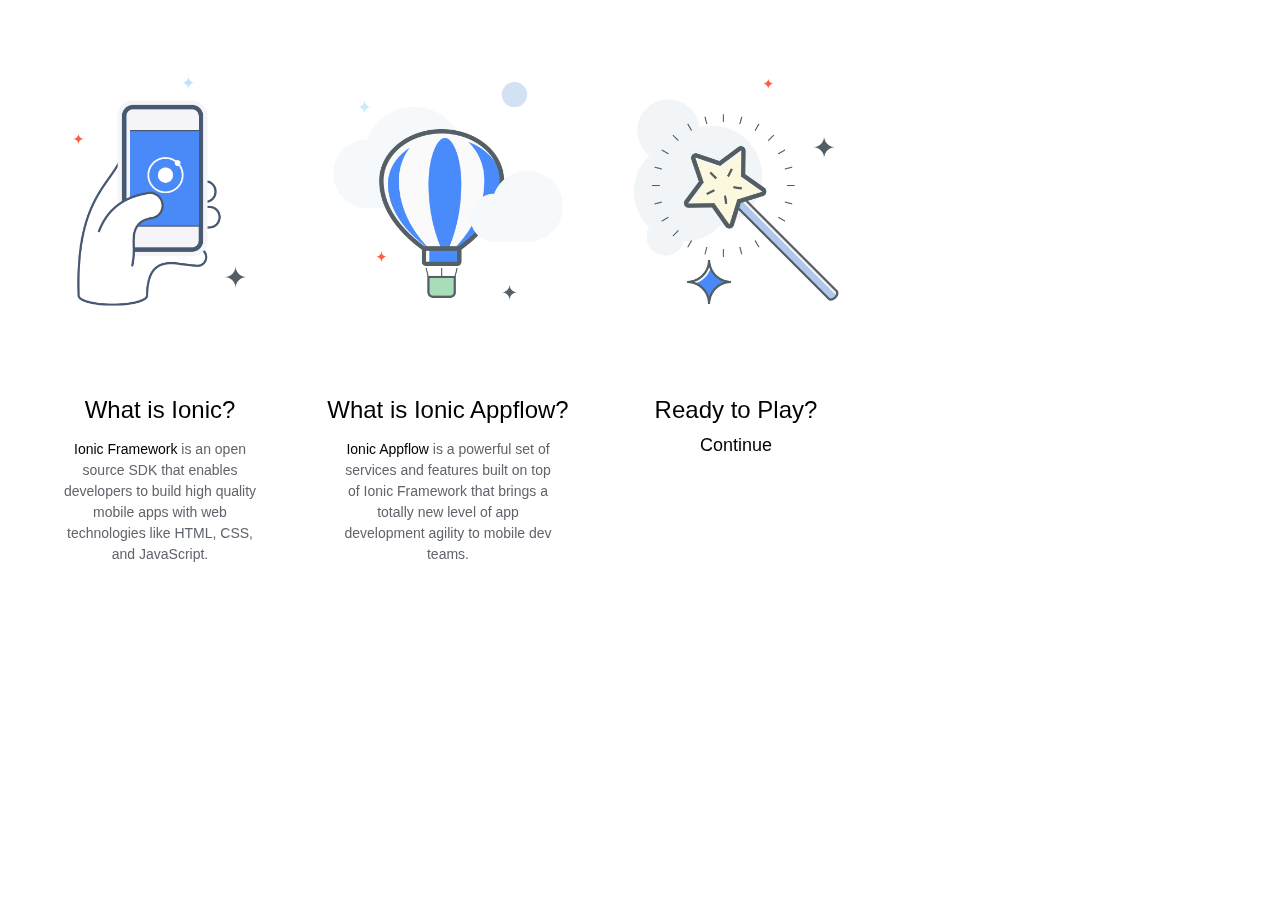
<file: src/assets/imgs/telaInicial_files/index.html>
<!DOCTYPE html>
<!-- saved from url=(0074)https://ionicframework.com/docs/demos/api/slides/index.html?ionic:mode=ios -->
<html lang="en" class="plt-desktop ios hydrated" mode="ios"><head><meta http-equiv="Content-Type" content="text/html; charset=UTF-8">
  <style data-styles="">ion-select-popover,ion-select,ion-select-option,ion-menu-button,ion-menu,ion-menu-toggle,ion-action-sheet,ion-fab-button,ion-fab,ion-fab-list,ion-refresher-content,ion-refresher,ion-alert,ion-back-button,ion-loading,ion-toast,ion-card,ion-card-content,ion-card-header,ion-card-subtitle,ion-card-title,ion-item-option,ion-item-options,ion-item-sliding,ion-infinite-scroll-content,ion-infinite-scroll,ion-reorder,ion-reorder-group,ion-segment-button,ion-segment,ion-tab-button,ion-tab-bar,ion-chip,ion-modal,ion-popover,ion-searchbar,ion-app,ion-buttons,ion-content,ion-footer,ion-header,ion-router-outlet,ion-title,ion-toolbar,ion-route,ion-route-redirect,ion-router,ion-router-link,ion-avatar,ion-badge,ion-thumbnail,ion-col,ion-grid,ion-row,ion-nav,ion-nav-link,ion-slide,ion-slides,ion-tab,ion-tabs,ion-checkbox,ion-img,ion-input,ion-progress-bar,ion-range,ion-split-pane,ion-text,ion-textarea,ion-toggle,ion-virtual-scroll,ion-picker,ion-datetime,ion-picker-column,ion-radio,ion-radio-group,ion-spinner,ion-backdrop,ion-ripple-effect,ion-button,ion-icon,ion-item-divider,ion-item-group,ion-note,ion-skeleton-text,ion-item,ion-label,ion-list,ion-list-header{visibility:hidden}.hydrated{visibility:inherit}</style>
  <meta name="viewport" content="width=device-width, initial-scale=1.0">
  <title>Slides</title>
  <script type="module" src="./ionic.esm.js.download"></script>
  <script nomodule="" src="./ionic.js.download"></script>
  <style>html.plt-mobile ion-app{-webkit-user-select:none;-moz-user-select:none;-ms-user-select:none;user-select:none}ion-app.force-statusbar-padding{--ion-safe-area-top:20px}</style><style>.swiper-container{margin:0 auto;position:relative;overflow:hidden;list-style:none;padding:0;z-index:1}.swiper-container-no-flexbox .swiper-slide{float:left}.swiper-container-vertical{height:100%}.swiper-container-vertical>.swiper-wrapper{-webkit-box-orient:vertical;-webkit-box-direction:normal;-webkit-flex-direction:column;-ms-flex-direction:column;flex-direction:column}.swiper-wrapper{position:relative;width:100%;height:100%;z-index:1;display:-webkit-box;display:-webkit-flex;display:-ms-flexbox;display:flex;-webkit-transition-property:-webkit-transform;transition-property:-webkit-transform;-o-transition-property:transform;transition-property:transform;transition-property:transform, -webkit-transform;-webkit-box-sizing:content-box;box-sizing:content-box}.swiper-container-android .swiper-slide,.swiper-wrapper{-webkit-transform:translate3d(0px, 0, 0);transform:translate3d(0px, 0, 0)}.swiper-container-multirow>.swiper-wrapper{-webkit-flex-wrap:wrap;-ms-flex-wrap:wrap;flex-wrap:wrap}.swiper-container-free-mode>.swiper-wrapper{-webkit-transition-timing-function:ease-out;-o-transition-timing-function:ease-out;transition-timing-function:ease-out;margin:0 auto}.swiper-slide{-webkit-flex-shrink:0;-ms-flex-negative:0;flex-shrink:0;width:100%;height:100%;position:relative;-webkit-transition-property:-webkit-transform;transition-property:-webkit-transform;-o-transition-property:transform;transition-property:transform;transition-property:transform, -webkit-transform}.swiper-invisible-blank-slide{visibility:hidden}.swiper-container-autoheight,.swiper-container-autoheight .swiper-slide{height:auto}.swiper-container-autoheight .swiper-wrapper{-webkit-box-align:start;-webkit-align-items:flex-start;-ms-flex-align:start;align-items:flex-start;-webkit-transition-property:height, -webkit-transform;transition-property:height, -webkit-transform;-o-transition-property:transform, height;transition-property:transform, height;transition-property:transform, height, -webkit-transform}.swiper-container-3d{-webkit-perspective:1200px;perspective:1200px}.swiper-container-3d .swiper-wrapper,.swiper-container-3d .swiper-slide,.swiper-container-3d .swiper-slide-shadow-left,.swiper-container-3d .swiper-slide-shadow-right,.swiper-container-3d .swiper-slide-shadow-top,.swiper-container-3d .swiper-slide-shadow-bottom,.swiper-container-3d .swiper-cube-shadow{-webkit-transform-style:preserve-3d;transform-style:preserve-3d}.swiper-container-3d .swiper-slide-shadow-left,.swiper-container-3d .swiper-slide-shadow-right,.swiper-container-3d .swiper-slide-shadow-top,.swiper-container-3d .swiper-slide-shadow-bottom{position:absolute;left:0;top:0;width:100%;height:100%;pointer-events:none;z-index:10}.swiper-container-3d .swiper-slide-shadow-left{background-image:-webkit-gradient(linear, right top, left top, from(rgba(0, 0, 0, 0.5)), to(rgba(0, 0, 0, 0)));background-image:-webkit-linear-gradient(right, rgba(0, 0, 0, 0.5), rgba(0, 0, 0, 0));background-image:-o-linear-gradient(right, rgba(0, 0, 0, 0.5), rgba(0, 0, 0, 0));background-image:linear-gradient(to left, rgba(0, 0, 0, 0.5), rgba(0, 0, 0, 0))}.swiper-container-3d .swiper-slide-shadow-right{background-image:-webkit-gradient(linear, left top, right top, from(rgba(0, 0, 0, 0.5)), to(rgba(0, 0, 0, 0)));background-image:-webkit-linear-gradient(left, rgba(0, 0, 0, 0.5), rgba(0, 0, 0, 0));background-image:-o-linear-gradient(left, rgba(0, 0, 0, 0.5), rgba(0, 0, 0, 0));background-image:linear-gradient(to right, rgba(0, 0, 0, 0.5), rgba(0, 0, 0, 0))}.swiper-container-3d .swiper-slide-shadow-top{background-image:-webkit-gradient(linear, left bottom, left top, from(rgba(0, 0, 0, 0.5)), to(rgba(0, 0, 0, 0)));background-image:-webkit-linear-gradient(bottom, rgba(0, 0, 0, 0.5), rgba(0, 0, 0, 0));background-image:-o-linear-gradient(bottom, rgba(0, 0, 0, 0.5), rgba(0, 0, 0, 0));background-image:linear-gradient(to top, rgba(0, 0, 0, 0.5), rgba(0, 0, 0, 0))}.swiper-container-3d .swiper-slide-shadow-bottom{background-image:-webkit-gradient(linear, left top, left bottom, from(rgba(0, 0, 0, 0.5)), to(rgba(0, 0, 0, 0)));background-image:-webkit-linear-gradient(top, rgba(0, 0, 0, 0.5), rgba(0, 0, 0, 0));background-image:-o-linear-gradient(top, rgba(0, 0, 0, 0.5), rgba(0, 0, 0, 0));background-image:linear-gradient(to bottom, rgba(0, 0, 0, 0.5), rgba(0, 0, 0, 0))}.swiper-container-wp8-horizontal,.swiper-container-wp8-horizontal>.swiper-wrapper{-ms-touch-action:pan-y;touch-action:pan-y}.swiper-container-wp8-vertical,.swiper-container-wp8-vertical>.swiper-wrapper{-ms-touch-action:pan-x;touch-action:pan-x}.swiper-button-prev,.swiper-button-next{position:absolute;top:50%;width:27px;height:44px;margin-top:-22px;z-index:10;cursor:pointer;background-size:27px 44px;background-position:center;background-repeat:no-repeat}.swiper-button-prev.swiper-button-disabled,.swiper-button-next.swiper-button-disabled{opacity:0.35;cursor:auto;pointer-events:none}.swiper-button-prev,.swiper-container-rtl .swiper-button-next{background-image:url("data:image/svg+xml;charset=utf-8,%3Csvg%20xmlns%3D'http%3A%2F%2Fwww.w3.org%2F2000%2Fsvg'%20viewBox%3D'0%200%2027%2044'%3E%3Cpath%20d%3D'M0%2C22L22%2C0l2.1%2C2.1L4.2%2C22l19.9%2C19.9L22%2C44L0%2C22L0%2C22L0%2C22z'%20fill%3D'%23007aff'%2F%3E%3C%2Fsvg%3E");left:10px;right:auto}.swiper-button-next,.swiper-container-rtl .swiper-button-prev{background-image:url("data:image/svg+xml;charset=utf-8,%3Csvg%20xmlns%3D'http%3A%2F%2Fwww.w3.org%2F2000%2Fsvg'%20viewBox%3D'0%200%2027%2044'%3E%3Cpath%20d%3D'M27%2C22L27%2C22L5%2C44l-2.1-2.1L22.8%2C22L2.9%2C2.1L5%2C0L27%2C22L27%2C22z'%20fill%3D'%23007aff'%2F%3E%3C%2Fsvg%3E");right:10px;left:auto}.swiper-button-prev.swiper-button-white,.swiper-container-rtl .swiper-button-next.swiper-button-white{background-image:url("data:image/svg+xml;charset=utf-8,%3Csvg%20xmlns%3D'http%3A%2F%2Fwww.w3.org%2F2000%2Fsvg'%20viewBox%3D'0%200%2027%2044'%3E%3Cpath%20d%3D'M0%2C22L22%2C0l2.1%2C2.1L4.2%2C22l19.9%2C19.9L22%2C44L0%2C22L0%2C22L0%2C22z'%20fill%3D'%23ffffff'%2F%3E%3C%2Fsvg%3E")}.swiper-button-next.swiper-button-white,.swiper-container-rtl .swiper-button-prev.swiper-button-white{background-image:url("data:image/svg+xml;charset=utf-8,%3Csvg%20xmlns%3D'http%3A%2F%2Fwww.w3.org%2F2000%2Fsvg'%20viewBox%3D'0%200%2027%2044'%3E%3Cpath%20d%3D'M27%2C22L27%2C22L5%2C44l-2.1-2.1L22.8%2C22L2.9%2C2.1L5%2C0L27%2C22L27%2C22z'%20fill%3D'%23ffffff'%2F%3E%3C%2Fsvg%3E")}.swiper-button-prev.swiper-button-black,.swiper-container-rtl .swiper-button-next.swiper-button-black{background-image:url("data:image/svg+xml;charset=utf-8,%3Csvg%20xmlns%3D'http%3A%2F%2Fwww.w3.org%2F2000%2Fsvg'%20viewBox%3D'0%200%2027%2044'%3E%3Cpath%20d%3D'M0%2C22L22%2C0l2.1%2C2.1L4.2%2C22l19.9%2C19.9L22%2C44L0%2C22L0%2C22L0%2C22z'%20fill%3D'%23000000'%2F%3E%3C%2Fsvg%3E")}.swiper-button-next.swiper-button-black,.swiper-container-rtl .swiper-button-prev.swiper-button-black{background-image:url("data:image/svg+xml;charset=utf-8,%3Csvg%20xmlns%3D'http%3A%2F%2Fwww.w3.org%2F2000%2Fsvg'%20viewBox%3D'0%200%2027%2044'%3E%3Cpath%20d%3D'M27%2C22L27%2C22L5%2C44l-2.1-2.1L22.8%2C22L2.9%2C2.1L5%2C0L27%2C22L27%2C22z'%20fill%3D'%23000000'%2F%3E%3C%2Fsvg%3E")}.swiper-button-lock{display:none}.swiper-pagination{position:absolute;text-align:center;-webkit-transition:300ms opacity;-o-transition:300ms opacity;transition:300ms opacity;-webkit-transform:translate3d(0, 0, 0);transform:translate3d(0, 0, 0);z-index:10}.swiper-pagination.swiper-pagination-hidden{opacity:0}.swiper-pagination-fraction,.swiper-pagination-custom,.swiper-container-horizontal>.swiper-pagination-bullets{bottom:10px;left:0;width:100%}.swiper-pagination-bullets-dynamic{overflow:hidden;font-size:0}.swiper-pagination-bullets-dynamic .swiper-pagination-bullet{-webkit-transform:scale(0.33);-ms-transform:scale(0.33);transform:scale(0.33);position:relative}.swiper-pagination-bullets-dynamic .swiper-pagination-bullet-active{-webkit-transform:scale(1);-ms-transform:scale(1);transform:scale(1)}.swiper-pagination-bullets-dynamic .swiper-pagination-bullet-active-main{-webkit-transform:scale(1);-ms-transform:scale(1);transform:scale(1)}.swiper-pagination-bullets-dynamic .swiper-pagination-bullet-active-prev{-webkit-transform:scale(0.66);-ms-transform:scale(0.66);transform:scale(0.66)}.swiper-pagination-bullets-dynamic .swiper-pagination-bullet-active-prev-prev{-webkit-transform:scale(0.33);-ms-transform:scale(0.33);transform:scale(0.33)}.swiper-pagination-bullets-dynamic .swiper-pagination-bullet-active-next{-webkit-transform:scale(0.66);-ms-transform:scale(0.66);transform:scale(0.66)}.swiper-pagination-bullets-dynamic .swiper-pagination-bullet-active-next-next{-webkit-transform:scale(0.33);-ms-transform:scale(0.33);transform:scale(0.33)}.swiper-pagination-bullet{width:8px;height:8px;display:inline-block;border-radius:100%;background:#000;opacity:0.2}button.swiper-pagination-bullet{border:none;margin:0;padding:0;-webkit-box-shadow:none;box-shadow:none;-webkit-appearance:none;-moz-appearance:none;appearance:none}.swiper-pagination-clickable .swiper-pagination-bullet{cursor:pointer}.swiper-pagination-bullet-active{opacity:1;background:#007aff}.swiper-container-vertical>.swiper-pagination-bullets{right:10px;top:50%;-webkit-transform:translate3d(0px, -50%, 0);transform:translate3d(0px, -50%, 0)}.swiper-container-vertical>.swiper-pagination-bullets .swiper-pagination-bullet{margin:6px 0;display:block}.swiper-container-vertical>.swiper-pagination-bullets.swiper-pagination-bullets-dynamic{top:50%;-webkit-transform:translateY(-50%);-ms-transform:translateY(-50%);transform:translateY(-50%);width:8px}.swiper-container-vertical>.swiper-pagination-bullets.swiper-pagination-bullets-dynamic .swiper-pagination-bullet{display:inline-block;-webkit-transition:200ms top, 200ms -webkit-transform;transition:200ms top, 200ms -webkit-transform;-o-transition:200ms transform, 200ms top;transition:200ms transform, 200ms top;transition:200ms transform, 200ms top, 200ms -webkit-transform}.swiper-container-horizontal>.swiper-pagination-bullets .swiper-pagination-bullet{margin:0 4px}.swiper-container-horizontal>.swiper-pagination-bullets.swiper-pagination-bullets-dynamic{left:50%;-webkit-transform:translateX(-50%);-ms-transform:translateX(-50%);transform:translateX(-50%);white-space:nowrap}.swiper-container-horizontal>.swiper-pagination-bullets.swiper-pagination-bullets-dynamic .swiper-pagination-bullet{-webkit-transition:200ms left, 200ms -webkit-transform;transition:200ms left, 200ms -webkit-transform;-o-transition:200ms transform, 200ms left;transition:200ms transform, 200ms left;transition:200ms transform, 200ms left, 200ms -webkit-transform}.swiper-container-horizontal.swiper-container-rtl>.swiper-pagination-bullets-dynamic .swiper-pagination-bullet{-webkit-transition:200ms right, 200ms -webkit-transform;transition:200ms right, 200ms -webkit-transform;-o-transition:200ms transform, 200ms right;transition:200ms transform, 200ms right;transition:200ms transform, 200ms right, 200ms -webkit-transform}.swiper-pagination-progressbar{background:rgba(0, 0, 0, 0.25);position:absolute}.swiper-pagination-progressbar .swiper-pagination-progressbar-fill{background:#007aff;position:absolute;left:0;top:0;width:100%;height:100%;-webkit-transform:scale(0);-ms-transform:scale(0);transform:scale(0);-webkit-transform-origin:left top;-ms-transform-origin:left top;transform-origin:left top}.swiper-container-rtl .swiper-pagination-progressbar .swiper-pagination-progressbar-fill{-webkit-transform-origin:right top;-ms-transform-origin:right top;transform-origin:right top}.swiper-container-horizontal>.swiper-pagination-progressbar,.swiper-container-vertical>.swiper-pagination-progressbar.swiper-pagination-progressbar-opposite{width:100%;height:4px;left:0;top:0}.swiper-container-vertical>.swiper-pagination-progressbar,.swiper-container-horizontal>.swiper-pagination-progressbar.swiper-pagination-progressbar-opposite{width:4px;height:100%;left:0;top:0}.swiper-pagination-white .swiper-pagination-bullet-active{background:#ffffff}.swiper-pagination-progressbar.swiper-pagination-white{background:rgba(255, 255, 255, 0.25)}.swiper-pagination-progressbar.swiper-pagination-white .swiper-pagination-progressbar-fill{background:#ffffff}.swiper-pagination-black .swiper-pagination-bullet-active{background:#000000}.swiper-pagination-progressbar.swiper-pagination-black{background:rgba(0, 0, 0, 0.25)}.swiper-pagination-progressbar.swiper-pagination-black .swiper-pagination-progressbar-fill{background:#000000}.swiper-pagination-lock{display:none}.swiper-scrollbar{border-radius:10px;position:relative;-ms-touch-action:none;background:rgba(0, 0, 0, 0.1)}.swiper-container-horizontal>.swiper-scrollbar{position:absolute;left:1%;bottom:3px;z-index:50;height:5px;width:98%}.swiper-container-vertical>.swiper-scrollbar{position:absolute;right:3px;top:1%;z-index:50;width:5px;height:98%}.swiper-scrollbar-drag{height:100%;width:100%;position:relative;background:rgba(0, 0, 0, 0.5);border-radius:10px;left:0;top:0}.swiper-scrollbar-cursor-drag{cursor:move}.swiper-scrollbar-lock{display:none}.swiper-zoom-container{width:100%;height:100%;display:-webkit-box;display:-webkit-flex;display:-ms-flexbox;display:flex;-webkit-box-pack:center;-webkit-justify-content:center;-ms-flex-pack:center;justify-content:center;-webkit-box-align:center;-webkit-align-items:center;-ms-flex-align:center;align-items:center;text-align:center}.swiper-zoom-container>img,.swiper-zoom-container>svg,.swiper-zoom-container>canvas{max-width:100%;max-height:100%;-o-object-fit:contain;object-fit:contain}.swiper-slide-zoomed{cursor:move}.swiper-lazy-preloader{width:42px;height:42px;position:absolute;left:50%;top:50%;margin-left:-21px;margin-top:-21px;z-index:10;-webkit-transform-origin:50%;-ms-transform-origin:50%;transform-origin:50%;-webkit-animation:swiper-preloader-spin 1s steps(12, end) infinite;animation:swiper-preloader-spin 1s steps(12, end) infinite}.swiper-lazy-preloader:after{display:block;content:"";width:100%;height:100%;background-image:url("data:image/svg+xml;charset=utf-8,%3Csvg%20viewBox%3D'0%200%20120%20120'%20xmlns%3D'http%3A%2F%2Fwww.w3.org%2F2000%2Fsvg'%20xmlns%3Axlink%3D'http%3A%2F%2Fwww.w3.org%2F1999%2Fxlink'%3E%3Cdefs%3E%3Cline%20id%3D'l'%20x1%3D'60'%20x2%3D'60'%20y1%3D'7'%20y2%3D'27'%20stroke%3D'%236c6c6c'%20stroke-width%3D'11'%20stroke-linecap%3D'round'%2F%3E%3C%2Fdefs%3E%3Cg%3E%3Cuse%20xlink%3Ahref%3D'%23l'%20opacity%3D'.27'%2F%3E%3Cuse%20xlink%3Ahref%3D'%23l'%20opacity%3D'.27'%20transform%3D'rotate(30%2060%2C60)'%2F%3E%3Cuse%20xlink%3Ahref%3D'%23l'%20opacity%3D'.27'%20transform%3D'rotate(60%2060%2C60)'%2F%3E%3Cuse%20xlink%3Ahref%3D'%23l'%20opacity%3D'.27'%20transform%3D'rotate(90%2060%2C60)'%2F%3E%3Cuse%20xlink%3Ahref%3D'%23l'%20opacity%3D'.27'%20transform%3D'rotate(120%2060%2C60)'%2F%3E%3Cuse%20xlink%3Ahref%3D'%23l'%20opacity%3D'.27'%20transform%3D'rotate(150%2060%2C60)'%2F%3E%3Cuse%20xlink%3Ahref%3D'%23l'%20opacity%3D'.37'%20transform%3D'rotate(180%2060%2C60)'%2F%3E%3Cuse%20xlink%3Ahref%3D'%23l'%20opacity%3D'.46'%20transform%3D'rotate(210%2060%2C60)'%2F%3E%3Cuse%20xlink%3Ahref%3D'%23l'%20opacity%3D'.56'%20transform%3D'rotate(240%2060%2C60)'%2F%3E%3Cuse%20xlink%3Ahref%3D'%23l'%20opacity%3D'.66'%20transform%3D'rotate(270%2060%2C60)'%2F%3E%3Cuse%20xlink%3Ahref%3D'%23l'%20opacity%3D'.75'%20transform%3D'rotate(300%2060%2C60)'%2F%3E%3Cuse%20xlink%3Ahref%3D'%23l'%20opacity%3D'.85'%20transform%3D'rotate(330%2060%2C60)'%2F%3E%3C%2Fg%3E%3C%2Fsvg%3E");background-position:50%;background-size:100%;background-repeat:no-repeat}.swiper-lazy-preloader-white:after{background-image:url("data:image/svg+xml;charset=utf-8,%3Csvg%20viewBox%3D'0%200%20120%20120'%20xmlns%3D'http%3A%2F%2Fwww.w3.org%2F2000%2Fsvg'%20xmlns%3Axlink%3D'http%3A%2F%2Fwww.w3.org%2F1999%2Fxlink'%3E%3Cdefs%3E%3Cline%20id%3D'l'%20x1%3D'60'%20x2%3D'60'%20y1%3D'7'%20y2%3D'27'%20stroke%3D'%23fff'%20stroke-width%3D'11'%20stroke-linecap%3D'round'%2F%3E%3C%2Fdefs%3E%3Cg%3E%3Cuse%20xlink%3Ahref%3D'%23l'%20opacity%3D'.27'%2F%3E%3Cuse%20xlink%3Ahref%3D'%23l'%20opacity%3D'.27'%20transform%3D'rotate(30%2060%2C60)'%2F%3E%3Cuse%20xlink%3Ahref%3D'%23l'%20opacity%3D'.27'%20transform%3D'rotate(60%2060%2C60)'%2F%3E%3Cuse%20xlink%3Ahref%3D'%23l'%20opacity%3D'.27'%20transform%3D'rotate(90%2060%2C60)'%2F%3E%3Cuse%20xlink%3Ahref%3D'%23l'%20opacity%3D'.27'%20transform%3D'rotate(120%2060%2C60)'%2F%3E%3Cuse%20xlink%3Ahref%3D'%23l'%20opacity%3D'.27'%20transform%3D'rotate(150%2060%2C60)'%2F%3E%3Cuse%20xlink%3Ahref%3D'%23l'%20opacity%3D'.37'%20transform%3D'rotate(180%2060%2C60)'%2F%3E%3Cuse%20xlink%3Ahref%3D'%23l'%20opacity%3D'.46'%20transform%3D'rotate(210%2060%2C60)'%2F%3E%3Cuse%20xlink%3Ahref%3D'%23l'%20opacity%3D'.56'%20transform%3D'rotate(240%2060%2C60)'%2F%3E%3Cuse%20xlink%3Ahref%3D'%23l'%20opacity%3D'.66'%20transform%3D'rotate(270%2060%2C60)'%2F%3E%3Cuse%20xlink%3Ahref%3D'%23l'%20opacity%3D'.75'%20transform%3D'rotate(300%2060%2C60)'%2F%3E%3Cuse%20xlink%3Ahref%3D'%23l'%20opacity%3D'.85'%20transform%3D'rotate(330%2060%2C60)'%2F%3E%3C%2Fg%3E%3C%2Fsvg%3E")}@-webkit-keyframes swiper-preloader-spin{100%{-webkit-transform:rotate(360deg);transform:rotate(360deg)}}@keyframes swiper-preloader-spin{100%{-webkit-transform:rotate(360deg);transform:rotate(360deg)}}.swiper-container .swiper-notification{position:absolute;left:0;top:0;pointer-events:none;opacity:0;z-index:-1000}.swiper-container-fade.swiper-container-free-mode .swiper-slide{-webkit-transition-timing-function:ease-out;-o-transition-timing-function:ease-out;transition-timing-function:ease-out}.swiper-container-fade .swiper-slide{pointer-events:none;-webkit-transition-property:opacity;-o-transition-property:opacity;transition-property:opacity}.swiper-container-fade .swiper-slide .swiper-slide{pointer-events:none}.swiper-container-fade .swiper-slide-active,.swiper-container-fade .swiper-slide-active .swiper-slide-active{pointer-events:auto}.swiper-container-cube{overflow:visible}.swiper-container-cube .swiper-slide{pointer-events:none;-webkit-backface-visibility:hidden;backface-visibility:hidden;z-index:1;visibility:hidden;-webkit-transform-origin:0 0;-ms-transform-origin:0 0;transform-origin:0 0;width:100%;height:100%}.swiper-container-cube .swiper-slide .swiper-slide{pointer-events:none}.swiper-container-cube.swiper-container-rtl .swiper-slide{-webkit-transform-origin:100% 0;-ms-transform-origin:100% 0;transform-origin:100% 0}.swiper-container-cube .swiper-slide-active,.swiper-container-cube .swiper-slide-active .swiper-slide-active{pointer-events:auto}.swiper-container-cube .swiper-slide-active,.swiper-container-cube .swiper-slide-next,.swiper-container-cube .swiper-slide-prev,.swiper-container-cube .swiper-slide-next+.swiper-slide{pointer-events:auto;visibility:visible}.swiper-container-cube .swiper-slide-shadow-top,.swiper-container-cube .swiper-slide-shadow-bottom,.swiper-container-cube .swiper-slide-shadow-left,.swiper-container-cube .swiper-slide-shadow-right{z-index:0;-webkit-backface-visibility:hidden;backface-visibility:hidden}.swiper-container-cube .swiper-cube-shadow{position:absolute;left:0;bottom:0px;width:100%;height:100%;background:#000;opacity:0.6;-webkit-filter:blur(50px);filter:blur(50px);z-index:0}.swiper-container-flip{overflow:visible}.swiper-container-flip .swiper-slide{pointer-events:none;-webkit-backface-visibility:hidden;backface-visibility:hidden;z-index:1}.swiper-container-flip .swiper-slide .swiper-slide{pointer-events:none}.swiper-container-flip .swiper-slide-active,.swiper-container-flip .swiper-slide-active .swiper-slide-active{pointer-events:auto}.swiper-container-flip .swiper-slide-shadow-top,.swiper-container-flip .swiper-slide-shadow-bottom,.swiper-container-flip .swiper-slide-shadow-left,.swiper-container-flip .swiper-slide-shadow-right{z-index:0;-webkit-backface-visibility:hidden;backface-visibility:hidden}.swiper-container-coverflow .swiper-wrapper{-ms-perspective:1200px}ion-slides{display:block;-webkit-user-select:none;-moz-user-select:none;-ms-user-select:none;user-select:none}.swiper-pagination-bullet{background:var(--bullet-background)}.swiper-pagination-bullet-active{background:var(--bullet-background-active)}.swiper-pagination-progressbar{background:var(--progress-bar-background)}.swiper-pagination-progressbar .swiper-pagination-progressbar-fill{background:var(--progress-bar-background-active)}.swiper-scrollbar{background:var(--scroll-bar-background)}.swiper-scrollbar-drag{background:var(--scroll-bar-background-active)}.slides-ios{--bullet-background:var(--ion-color-step-200, #cccccc);--bullet-background-active:var(--ion-color-primary, #3880ff);--progress-bar-background:rgba(var(--ion-text-color-rgb, 0, 0, 0), 0.25);--progress-bar-background-active:var(--ion-color-primary-shade, #3171e0);--scroll-bar-background:rgba(var(--ion-text-color-rgb, 0, 0, 0), 0.1);--scroll-bar-background-active:rgba(var(--ion-text-color-rgb, 0, 0, 0), 0.5)}</style><style>ion-slide{display:block;width:100%;height:100%}.slide-zoom{display:block;width:100%;text-align:center}.swiper-slide{display:-ms-flexbox;display:flex;position:relative;-ms-flex-negative:0;flex-shrink:0;-ms-flex-align:center;align-items:center;-ms-flex-pack:center;justify-content:center;width:100%;height:100%;font-size:18px;text-align:center;-webkit-box-sizing:border-box;box-sizing:border-box}.swiper-slide img{width:auto;max-width:100%;height:auto;max-height:100%}</style><link rel="stylesheet" href="./ionic.bundle.css">
  <style>
    :root {
      --ion-safe-area-top: 20px;
      --ion-safe-area-bottom: 22px;
    }
  </style>
</head>
<body>
  <ion-app class="ios ion-page hydrated">
    <ion-content fullscreen="" class="ion-padding ios hydrated" scroll-y="false" style="--offset-top:0px; --offset-bottom:0px;">
      <ion-slides class="ios slides-ios swiper-container hydrated swiper-container-initialized swiper-container-horizontal"><!----><div class="swiper-wrapper" style="transform: translate3d(-288px, 0px, 0px); transition-duration: 0ms;">

        <ion-slide class="ios swiper-slide swiper-zoom-container hydrated swiper-slide-prev" style="width: 288px;">
          <div class="slide">
            <img src="./slide-1.png">
            <h2>Welcome</h2>
            <p>The <b>ionic conference app</b> is a practical preview of the ionic framework in action, and a demonstration of proper code use.</p>
          </div>
        </ion-slide>

        <ion-slide class="ios swiper-slide swiper-zoom-container hydrated swiper-slide-active" style="width: 288px;">
          <img src="./slide-2.png">
          <h2>What is Ionic?</h2>
          <p><b>Ionic Framework</b> is an open source SDK that enables developers to build high quality mobile apps with web technologies like HTML, CSS, and JavaScript.</p>
        </ion-slide>

        <ion-slide class="ios swiper-slide swiper-zoom-container hydrated swiper-slide-next" style="width: 288px;">
          <img src="./slide-3.png">
          <h2>What is Ionic Appflow?</h2>
          <p><b>Ionic Appflow</b> is a powerful set of services and features built on top of Ionic Framework that brings a totally new level of app development agility to mobile dev teams.</p>
        </ion-slide>

        <ion-slide class="ios swiper-slide swiper-zoom-container hydrated" style="width: 288px;">
          <img src="./slide-4.png">
          <h2>Ready to Play?</h2>
          <ion-button fill="clear" class="ios button button-clear ion-activatable ion-focusable hydrated">Continue <ion-icon slot="end" name="arrow-forward" role="img" class="ios hydrated" aria-label="arrow forward"></ion-icon></ion-button>
        </ion-slide>

      </div></ion-slides>
    </ion-content>
  </ion-app>

  <style>
    ion-slides {
      height: 100%;
    }

    .swiper-slide {
      display: block;
    }

    .swiper-slide h2 {
      margin-top: 2.8rem;
    }

    .swiper-slide img {
      max-height: 50%;
      max-width: 80%;
      margin: 60px 0 40px;
      pointer-events: none;
    }

    b {
      font-weight: 500;
    }

    p {
      padding: 0 40px;
      font-size: 14px;
      line-height: 1.5;
      color: var(--ion-color-step-600, #60646b);
    }

    p b {
      color: var(--ion-text-color, #000000);
    }
  </style>


</body></html>
</file>
<file: src/assets/imgs/telaInicial_files/ionic.bundle.css>
html.ios{--ion-default-font:-apple-system,BlinkMacSystemFont,"Helvetica Neue","Roboto",sans-serif}html.md{--ion-default-font:"Roboto","Helvetica Neue",sans-serif}body.backdrop-no-scroll{overflow:hidden}html.ios ion-modal.modal-card .ion-page>ion-header>ion-toolbar:first-of-type{padding-top:0}html.ios ion-modal .ion-page{border-radius:inherit}.ion-color-primary{--ion-color-base:var(--ion-color-primary, #3880ff)!important;--ion-color-base-rgb:var(--ion-color-primary-rgb, 56, 128, 255)!important;--ion-color-contrast:var(--ion-color-primary-contrast, #fff)!important;--ion-color-contrast-rgb:var(--ion-color-primary-contrast-rgb, 255, 255, 255)!important;--ion-color-shade:var(--ion-color-primary-shade, #3171e0)!important;--ion-color-tint:var(--ion-color-primary-tint, #4c8dff)!important}.ion-color-secondary{--ion-color-base:var(--ion-color-secondary, #3dc2ff)!important;--ion-color-base-rgb:var(--ion-color-secondary-rgb, 61, 194, 255)!important;--ion-color-contrast:var(--ion-color-secondary-contrast, #fff)!important;--ion-color-contrast-rgb:var(--ion-color-secondary-contrast-rgb, 255, 255, 255)!important;--ion-color-shade:var(--ion-color-secondary-shade, #36abe0)!important;--ion-color-tint:var(--ion-color-secondary-tint, #50c8ff)!important}.ion-color-tertiary{--ion-color-base:var(--ion-color-tertiary, #5260ff)!important;--ion-color-base-rgb:var(--ion-color-tertiary-rgb, 82, 96, 255)!important;--ion-color-contrast:var(--ion-color-tertiary-contrast, #fff)!important;--ion-color-contrast-rgb:var(--ion-color-tertiary-contrast-rgb, 255, 255, 255)!important;--ion-color-shade:var(--ion-color-tertiary-shade, #4854e0)!important;--ion-color-tint:var(--ion-color-tertiary-tint, #6370ff)!important}.ion-color-success{--ion-color-base:var(--ion-color-success, #2dd36f)!important;--ion-color-base-rgb:var(--ion-color-success-rgb, 45, 211, 111)!important;--ion-color-contrast:var(--ion-color-success-contrast, #fff)!important;--ion-color-contrast-rgb:var(--ion-color-success-contrast-rgb, 255, 255, 255)!important;--ion-color-shade:var(--ion-color-success-shade, #28ba62)!important;--ion-color-tint:var(--ion-color-success-tint, #42d77d)!important}.ion-color-warning{--ion-color-base:var(--ion-color-warning, #ffc409)!important;--ion-color-base-rgb:var(--ion-color-warning-rgb, 255, 196, 9)!important;--ion-color-contrast:var(--ion-color-warning-contrast, #000)!important;--ion-color-contrast-rgb:var(--ion-color-warning-contrast-rgb, 0, 0, 0)!important;--ion-color-shade:var(--ion-color-warning-shade, #e0ac08)!important;--ion-color-tint:var(--ion-color-warning-tint, #ffca22)!important}.ion-color-danger{--ion-color-base:var(--ion-color-danger, #eb445a)!important;--ion-color-base-rgb:var(--ion-color-danger-rgb, 235, 68, 90)!important;--ion-color-contrast:var(--ion-color-danger-contrast, #fff)!important;--ion-color-contrast-rgb:var(--ion-color-danger-contrast-rgb, 255, 255, 255)!important;--ion-color-shade:var(--ion-color-danger-shade, #cf3c4f)!important;--ion-color-tint:var(--ion-color-danger-tint, #ed576b)!important}.ion-color-light{--ion-color-base:var(--ion-color-light, #f4f5f8)!important;--ion-color-base-rgb:var(--ion-color-light-rgb, 244, 245, 248)!important;--ion-color-contrast:var(--ion-color-light-contrast, #000)!important;--ion-color-contrast-rgb:var(--ion-color-light-contrast-rgb, 0, 0, 0)!important;--ion-color-shade:var(--ion-color-light-shade, #d7d8da)!important;--ion-color-tint:var(--ion-color-light-tint, #f5f6f9)!important}.ion-color-medium{--ion-color-base:var(--ion-color-medium, #92949c)!important;--ion-color-base-rgb:var(--ion-color-medium-rgb, 146, 148, 156)!important;--ion-color-contrast:var(--ion-color-medium-contrast, #fff)!important;--ion-color-contrast-rgb:var(--ion-color-medium-contrast-rgb, 255, 255, 255)!important;--ion-color-shade:var(--ion-color-medium-shade, #808289)!important;--ion-color-tint:var(--ion-color-medium-tint, #9d9fa6)!important}.ion-color-dark{--ion-color-base:var(--ion-color-dark, #222428)!important;--ion-color-base-rgb:var(--ion-color-dark-rgb, 34, 36, 40)!important;--ion-color-contrast:var(--ion-color-dark-contrast, #fff)!important;--ion-color-contrast-rgb:var(--ion-color-dark-contrast-rgb, 255, 255, 255)!important;--ion-color-shade:var(--ion-color-dark-shade, #1e2023)!important;--ion-color-tint:var(--ion-color-dark-tint, #383a3e)!important}.ion-page{left:0;right:0;top:0;bottom:0;display:flex;position:absolute;flex-direction:column;justify-content:space-between;contain:layout size style;overflow:hidden;z-index:0}.split-pane-visible>.ion-page.split-pane-main{position:relative}.ion-page-hidden,[hidden],ion-action-sheet-controller,ion-alert-controller,ion-loading-controller,ion-menu-controller,ion-modal-controller,ion-nav-controller,ion-picker-controller,ion-popover-controller,ion-route,ion-route-redirect,ion-router,ion-select-option,ion-toast-controller{display:none!important}.ion-page-invisible{opacity:0}.can-go-back>ion-header ion-back-button{display:block}html.plt-ios.plt-hybrid,html.plt-ios.plt-pwa{--ion-statusbar-padding:20px}@supports (padding-top:20px){html{--ion-safe-area-top:var(--ion-statusbar-padding)}}@supports (padding-top:constant(safe-area-inset-top)){html{--ion-safe-area-top:constant(safe-area-inset-top);--ion-safe-area-bottom:constant(safe-area-inset-bottom);--ion-safe-area-left:constant(safe-area-inset-left);--ion-safe-area-right:constant(safe-area-inset-right)}}@supports (padding-top:env(safe-area-inset-top)){html{--ion-safe-area-top:env(safe-area-inset-top);--ion-safe-area-bottom:env(safe-area-inset-bottom);--ion-safe-area-left:env(safe-area-inset-left);--ion-safe-area-right:env(safe-area-inset-right)}}ion-card-header.ion-color .ion-inherit-color,ion-card.ion-color .ion-inherit-color{color:inherit}.menu-content{transform:translate3d(0,0,0)}.menu-content-open{cursor:pointer;touch-action:manipulation;pointer-events:none}.ios .menu-content-reveal{box-shadow:-8px 0 42px rgba(0,0,0,.08)}[dir=rtl].ios .menu-content-reveal{box-shadow:8px 0 42px rgba(0,0,0,.08)}.md .menu-content-push,.md .menu-content-reveal{box-shadow:4px 0 16px rgba(0,0,0,.18)}audio,canvas,progress,video{vertical-align:baseline}audio:not([controls]){display:none;height:0}b,strong{font-weight:700}img{max-width:100%;border:0}svg:not(:root){overflow:hidden}figure{margin:1em 40px}hr{height:1px;border-width:0;box-sizing:content-box}pre{overflow:auto}code,kbd,pre,samp{font-family:monospace,monospace;font-size:1em}input,label,select,textarea{font-family:inherit;line-height:normal}textarea{overflow:auto;height:auto;font:inherit;color:inherit}textarea::placeholder{padding-left:2px}form,input,optgroup,select{margin:0;font:inherit;color:inherit}html input[type=button],input[type=reset],input[type=submit]{cursor:pointer;-webkit-appearance:button}.ion-tappable,[tappable],[tappable] div,[tappable] ion-icon,[tappable] ion-label,[tappable] span,a,a div,a ion-icon,a ion-label,a span,button,button div,button ion-icon,button ion-label,button span,input,textarea{touch-action:manipulation}a ion-label,button ion-label{pointer-events:none}button{border:0;border-radius:0;font-family:inherit;font-style:inherit;font-variant:inherit;line-height:1;text-transform:none;cursor:pointer;-webkit-appearance:button}[tappable]{cursor:pointer}a[disabled],button[disabled],html input[disabled]{cursor:default}button::-moz-focus-inner,input::-moz-focus-inner{padding:0;border:0}input[type=checkbox],input[type=radio]{padding:0;box-sizing:border-box}input[type=number]::-webkit-inner-spin-button,input[type=number]::-webkit-outer-spin-button{height:auto}input[type=search]::-webkit-search-cancel-button,input[type=search]::-webkit-search-decoration{-webkit-appearance:none}table{border-collapse:collapse;border-spacing:0}td,th{padding:0}*{box-sizing:border-box;-webkit-tap-highlight-color:transparent;-webkit-tap-highlight-color:transparent;-webkit-touch-callout:none}html{--ion-font-family:var(--ion-default-font);width:100%;height:100%;text-size-adjust:100%;font-family:var(--ion-font-family)}html:not(.hydrated) body{display:none}html.plt-pwa{height:100vh}body{background:var(--ion-background-color);-moz-osx-font-smoothing:grayscale;-webkit-font-smoothing:antialiased;position:fixed;width:100%;max-width:100%;height:100%;max-height:100%;text-rendering:optimizeLegibility;overflow:hidden;touch-action:manipulation;-webkit-user-drag:none;-ms-content-zooming:none;word-wrap:break-word;overscroll-behavior-y:none;text-size-adjust:none;margin:0;padding:0}a{background-color:transparent;color:var(--ion-color-primary,#3880ff)}h1,h2,h3,h4,h5,h6{margin-top:16px;margin-bottom:10px;font-weight:500;line-height:1.2}h1{margin-top:20px;font-size:26px}h2{margin-top:18px;font-size:24px}h3{font-size:22px}h4{font-size:20px}h5{font-size:18px}h6{font-size:16px}small{font-size:75%}sub,sup{position:relative;font-size:75%;line-height:0;vertical-align:baseline}sup{top:-.5em}sub{bottom:-.25em}.ion-no-padding{--padding-start:0;--padding-end:0;--padding-top:0;--padding-bottom:0;padding:0}.ion-padding{--padding-start:var(--ion-padding, 16px);--padding-end:var(--ion-padding, 16px);--padding-top:var(--ion-padding, 16px);--padding-bottom:var(--ion-padding, 16px);padding-left:var(--ion-padding,16px);padding-right:var(--ion-padding,16px);padding-top:var(--ion-padding,16px);padding-bottom:var(--ion-padding,16px)}@supports (margin-inline-start:0) or (-webkit-margin-start:0){.ion-padding{padding-left:unset;padding-right:unset;-webkit-padding-start:var(--ion-padding,16px);padding-inline-start:var(--ion-padding,16px);-webkit-padding-end:var(--ion-padding,16px);padding-inline-end:var(--ion-padding,16px)}}.ion-padding-top{--padding-top:var(--ion-padding, 16px);padding-top:var(--ion-padding,16px)}.ion-padding-start{--padding-start:var(--ion-padding, 16px);padding-left:var(--ion-padding,16px)}.ion-padding-end{--padding-end:var(--ion-padding, 16px);padding-right:var(--ion-padding,16px)}@supports (margin-inline-start:0) or (-webkit-margin-start:0){.ion-padding-start{padding-left:unset;-webkit-padding-start:var(--ion-padding,16px);padding-inline-start:var(--ion-padding,16px)}.ion-padding-end{padding-right:unset;-webkit-padding-end:var(--ion-padding,16px);padding-inline-end:var(--ion-padding,16px)}}.ion-padding-bottom{--padding-bottom:var(--ion-padding, 16px);padding-bottom:var(--ion-padding,16px)}.ion-padding-vertical{--padding-top:var(--ion-padding, 16px);--padding-bottom:var(--ion-padding, 16px);padding-top:var(--ion-padding,16px);padding-bottom:var(--ion-padding,16px)}.ion-padding-horizontal{--padding-start:var(--ion-padding, 16px);--padding-end:var(--ion-padding, 16px);padding-left:var(--ion-padding,16px);padding-right:var(--ion-padding,16px)}.ion-no-margin{--margin-start:0;--margin-end:0;--margin-top:0;--margin-bottom:0;margin:0}.ion-margin{--margin-start:var(--ion-margin, 16px);--margin-end:var(--ion-margin, 16px);--margin-top:var(--ion-margin, 16px);--margin-bottom:var(--ion-margin, 16px);margin-left:var(--ion-margin,16px);margin-right:var(--ion-margin,16px);margin-top:var(--ion-margin,16px);margin-bottom:var(--ion-margin,16px)}@supports (margin-inline-start:0) or (-webkit-margin-start:0){.ion-padding-horizontal{padding-left:unset;padding-right:unset;-webkit-padding-start:var(--ion-padding,16px);padding-inline-start:var(--ion-padding,16px);-webkit-padding-end:var(--ion-padding,16px);padding-inline-end:var(--ion-padding,16px)}.ion-margin{margin-left:unset;margin-right:unset;-webkit-margin-start:var(--ion-margin,16px);margin-inline-start:var(--ion-margin,16px);-webkit-margin-end:var(--ion-margin,16px);margin-inline-end:var(--ion-margin,16px)}}.ion-margin-top{--margin-top:var(--ion-margin, 16px);margin-top:var(--ion-margin,16px)}.ion-margin-start{--margin-start:var(--ion-margin, 16px);margin-left:var(--ion-margin,16px)}.ion-margin-end{--margin-end:var(--ion-margin, 16px);margin-right:var(--ion-margin,16px)}@supports (margin-inline-start:0) or (-webkit-margin-start:0){.ion-margin-start{margin-left:unset;-webkit-margin-start:var(--ion-margin,16px);margin-inline-start:var(--ion-margin,16px)}.ion-margin-end{margin-right:unset;-webkit-margin-end:var(--ion-margin,16px);margin-inline-end:var(--ion-margin,16px)}}.ion-margin-bottom{--margin-bottom:var(--ion-margin, 16px);margin-bottom:var(--ion-margin,16px)}.ion-margin-vertical{--margin-top:var(--ion-margin, 16px);--margin-bottom:var(--ion-margin, 16px);margin-top:var(--ion-margin,16px);margin-bottom:var(--ion-margin,16px)}.ion-margin-horizontal{--margin-start:var(--ion-margin, 16px);--margin-end:var(--ion-margin, 16px);margin-left:var(--ion-margin,16px);margin-right:var(--ion-margin,16px)}@supports (margin-inline-start:0) or (-webkit-margin-start:0){.ion-margin-horizontal{margin-left:unset;margin-right:unset;-webkit-margin-start:var(--ion-margin,16px);margin-inline-start:var(--ion-margin,16px);-webkit-margin-end:var(--ion-margin,16px);margin-inline-end:var(--ion-margin,16px)}}.ion-float-left{float:left!important}.ion-float-right{float:right!important}.ion-float-start{float:left!important}:host-context([dir=rtl]) .ion-float-start,[dir=rtl] .ion-float-start{float:right!important}.ion-float-end{float:right!important}:host-context([dir=rtl]) .ion-float-end,[dir=rtl] .ion-float-end{float:left!important}.ion-text-center{text-align:center!important}.ion-text-justify{text-align:justify!important}.ion-text-start{text-align:start!important}.ion-text-end{text-align:end!important}.ion-text-left{text-align:left!important}.ion-text-right{text-align:right!important}.ion-text-nowrap{white-space:nowrap!important}.ion-text-wrap{white-space:normal!important}.ion-text-uppercase{text-transform:uppercase!important}.ion-text-lowercase{text-transform:lowercase!important}.ion-text-capitalize{text-transform:capitalize!important}.ion-align-self-start{align-self:flex-start!important}.ion-align-self-end{align-self:flex-end!important}.ion-align-self-center{align-self:center!important}.ion-align-self-stretch{align-self:stretch!important}.ion-align-self-baseline{align-self:baseline!important}.ion-align-self-auto{align-self:auto!important}.ion-wrap{flex-wrap:wrap!important}.ion-nowrap{flex-wrap:nowrap!important}.ion-wrap-reverse{flex-wrap:wrap-reverse!important}.ion-justify-content-start{justify-content:flex-start!important}.ion-justify-content-center{justify-content:center!important}.ion-justify-content-end{justify-content:flex-end!important}.ion-justify-content-around{justify-content:space-around!important}.ion-justify-content-between{justify-content:space-between!important}.ion-justify-content-evenly{justify-content:space-evenly!important}.ion-align-items-start{align-items:flex-start!important}.ion-align-items-center{align-items:center!important}.ion-align-items-end{align-items:flex-end!important}.ion-align-items-stretch{align-items:stretch!important}.ion-align-items-baseline{align-items:baseline!important}.ion-hide,.ion-hide-down,.ion-hide-up{display:none!important}@media (min-width:576px){.ion-float-sm-left{float:left!important}.ion-float-sm-right{float:right!important}.ion-float-sm-start{float:left!important}:host-context([dir=rtl]) .ion-float-sm-start,[dir=rtl] .ion-float-sm-start{float:right!important}.ion-float-sm-end{float:right!important}:host-context([dir=rtl]) .ion-float-sm-end,[dir=rtl] .ion-float-sm-end{float:left!important}.ion-text-sm-center{text-align:center!important}.ion-text-sm-justify{text-align:justify!important}.ion-text-sm-start{text-align:start!important}.ion-text-sm-end{text-align:end!important}.ion-text-sm-left{text-align:left!important}.ion-text-sm-right{text-align:right!important}.ion-text-sm-nowrap{white-space:nowrap!important}.ion-text-sm-wrap{white-space:normal!important}.ion-text-sm-uppercase{text-transform:uppercase!important}.ion-text-sm-lowercase{text-transform:lowercase!important}.ion-text-sm-capitalize{text-transform:capitalize!important}.ion-hide-sm-up{display:none!important}}@media (max-width:575.98px){.ion-hide-sm-down{display:none!important}}@media (min-width:768px){.ion-float-md-left{float:left!important}.ion-float-md-right{float:right!important}.ion-float-md-start{float:left!important}:host-context([dir=rtl]) .ion-float-md-start,[dir=rtl] .ion-float-md-start{float:right!important}.ion-float-md-end{float:right!important}:host-context([dir=rtl]) .ion-float-md-end,[dir=rtl] .ion-float-md-end{float:left!important}.ion-text-md-center{text-align:center!important}.ion-text-md-justify{text-align:justify!important}.ion-text-md-start{text-align:start!important}.ion-text-md-end{text-align:end!important}.ion-text-md-left{text-align:left!important}.ion-text-md-right{text-align:right!important}.ion-text-md-nowrap{white-space:nowrap!important}.ion-text-md-wrap{white-space:normal!important}.ion-text-md-uppercase{text-transform:uppercase!important}.ion-text-md-lowercase{text-transform:lowercase!important}.ion-text-md-capitalize{text-transform:capitalize!important}.ion-hide-md-up{display:none!important}}@media (max-width:767.98px){.ion-hide-md-down{display:none!important}}@media (min-width:992px){.ion-float-lg-left{float:left!important}.ion-float-lg-right{float:right!important}.ion-float-lg-start{float:left!important}:host-context([dir=rtl]) .ion-float-lg-start,[dir=rtl] .ion-float-lg-start{float:right!important}.ion-float-lg-end{float:right!important}:host-context([dir=rtl]) .ion-float-lg-end,[dir=rtl] .ion-float-lg-end{float:left!important}.ion-text-lg-center{text-align:center!important}.ion-text-lg-justify{text-align:justify!important}.ion-text-lg-start{text-align:start!important}.ion-text-lg-end{text-align:end!important}.ion-text-lg-left{text-align:left!important}.ion-text-lg-right{text-align:right!important}.ion-text-lg-nowrap{white-space:nowrap!important}.ion-text-lg-wrap{white-space:normal!important}.ion-text-lg-uppercase{text-transform:uppercase!important}.ion-text-lg-lowercase{text-transform:lowercase!important}.ion-text-lg-capitalize{text-transform:capitalize!important}.ion-hide-lg-up{display:none!important}}@media (max-width:991.98px){.ion-hide-lg-down{display:none!important}}@media (min-width:1200px){.ion-float-xl-left{float:left!important}.ion-float-xl-right{float:right!important}.ion-float-xl-start{float:left!important}:host-context([dir=rtl]) .ion-float-xl-start,[dir=rtl] .ion-float-xl-start{float:right!important}.ion-float-xl-end{float:right!important}:host-context([dir=rtl]) .ion-float-xl-end,[dir=rtl] .ion-float-xl-end{float:left!important}.ion-text-xl-center{text-align:center!important}.ion-text-xl-justify{text-align:justify!important}.ion-text-xl-start{text-align:start!important}.ion-text-xl-end{text-align:end!important}.ion-text-xl-left{text-align:left!important}.ion-text-xl-right{text-align:right!important}.ion-text-xl-nowrap{white-space:nowrap!important}.ion-text-xl-wrap{white-space:normal!important}.ion-text-xl-uppercase{text-transform:uppercase!important}.ion-text-xl-lowercase{text-transform:lowercase!important}.ion-text-xl-capitalize{text-transform:capitalize!important}.ion-hide-xl-up{display:none!important}}@media (max-width:1199.98px){.ion-hide-xl-down{display:none!important}}
</file>
